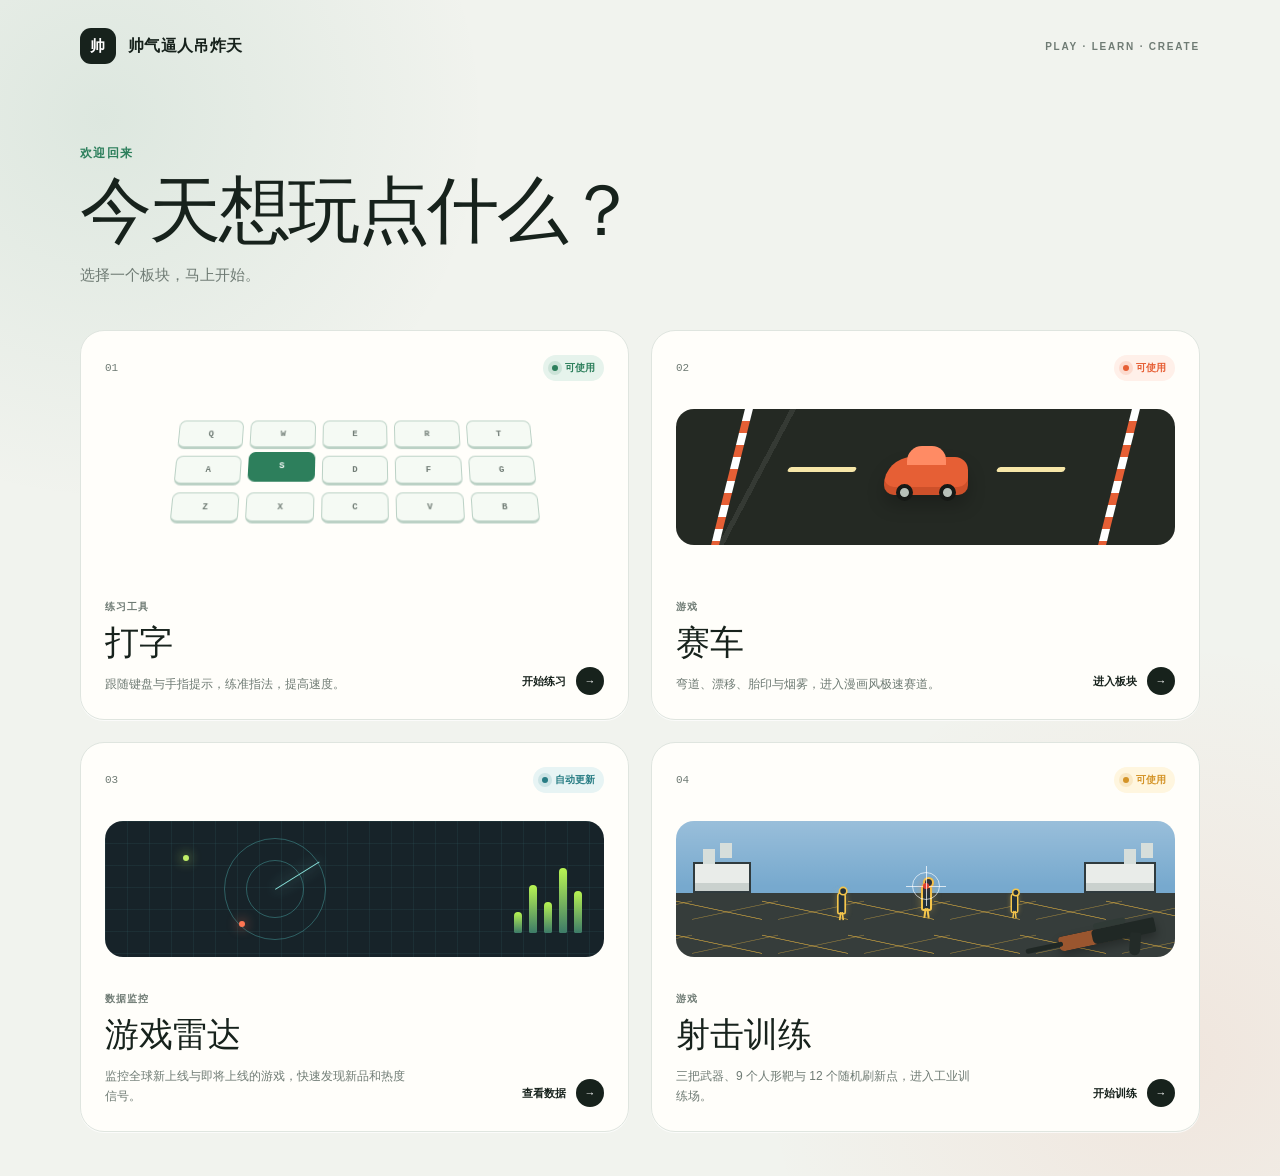
<file: index.html>
<!doctype html>
<html lang="zh-CN">
  <head>
    <meta charset="UTF-8" />
    <meta name="viewport" content="width=device-width, initial-scale=1.0" />
    <meta name="description" content="帅气逼人吊炸天——打字、赛车等轻量在线工具与游戏" />
    <title>帅气逼人吊炸天</title>
    <link rel="stylesheet" href="site.css?v=4" />
  </head>
  <body class="home-page">
    <main class="home-shell">
      <header class="home-header">
        <a class="site-brand" href="./" aria-label="帅气逼人吊炸天首页">
          <span class="brand-mark">帅</span>
          <span>帅气逼人吊炸天</span>
        </a>
        <span class="header-note">PLAY · LEARN · CREATE</span>
      </header>

      <section class="hero" aria-labelledby="heroTitle">
        <p class="eyebrow">欢迎回来</p>
        <h1 id="heroTitle">今天想玩点什么？</h1>
        <p>选择一个板块，马上开始。</p>
      </section>

      <section class="module-grid" aria-label="网站板块">
        <a class="module-card typing-module" href="typing.html">
          <div class="module-topline">
            <span class="module-number">01</span>
            <span class="module-status live"><i></i> 可使用</span>
          </div>
          <div class="typing-visual" aria-hidden="true">
            <span>Q</span><span>W</span><span>E</span><span>R</span><span>T</span>
            <span>A</span><span class="active">S</span><span>D</span><span>F</span><span>G</span>
            <span>Z</span><span>X</span><span>C</span><span>V</span><span>B</span>
          </div>
          <div class="module-copy">
            <div>
              <span class="module-label">练习工具</span>
              <h2>打字</h2>
              <p>跟随键盘与手指提示，练准指法，提高速度。</p>
            </div>
            <span class="enter-button">开始练习 <b>→</b></span>
          </div>
        </a>

        <a class="module-card racing-module" href="racing.html">
          <div class="module-topline">
            <span class="module-number">02</span>
            <span class="module-status live racing-live"><i></i> 可使用</span>
          </div>
          <div class="racing-visual" aria-hidden="true">
            <span class="road-line line-one"></span>
            <span class="road-line line-two"></span>
            <span class="car"><i></i><b></b></span>
          </div>
          <div class="module-copy">
            <div>
              <span class="module-label">游戏</span>
              <h2>赛车</h2>
              <p>弯道、漂移、胎印与烟雾，进入漫画风极速赛道。</p>
            </div>
            <span class="enter-button">进入板块 <b>→</b></span>
          </div>
        </a>

        <a class="module-card radar-module" href="game-radar.html">
          <div class="module-topline">
            <span class="module-number">03</span>
            <span class="module-status live radar-live"><i></i> 自动更新</span>
          </div>
          <div class="radar-visual" aria-hidden="true">
            <span class="radar-ring ring-one"></span>
            <span class="radar-ring ring-two"></span>
            <i class="radar-beam"></i>
            <b class="radar-dot dot-one"></b>
            <b class="radar-dot dot-two"></b>
            <div class="radar-bars"><span></span><span></span><span></span><span></span><span></span></div>
          </div>
          <div class="module-copy">
            <div>
              <span class="module-label">数据监控</span>
              <h2>游戏雷达</h2>
              <p>监控全球新上线与即将上线的游戏，快速发现新品和热度信号。</p>
            </div>
            <span class="enter-button">查看数据 <b>→</b></span>
          </div>
        </a>

        <a class="module-card aim-module" href="games/ball-aim-trainer/web/">
          <div class="module-topline">
            <span class="module-number">04</span>
            <span class="module-status live aim-live"><i></i> 可使用</span>
          </div>
          <div class="aim-visual" aria-hidden="true">
            <span class="aim-building building-left"></span>
            <span class="aim-building building-right"></span>
            <span class="aim-target target-left"><i></i></span>
            <span class="aim-target target-center"><i></i></span>
            <span class="aim-target target-right"><i></i></span>
            <span class="aim-crosshair"><i></i></span>
            <span class="aim-rifle"><i></i><b></b></span>
          </div>
          <div class="module-copy">
            <div>
              <span class="module-label">游戏</span>
              <h2>射击训练</h2>
              <p>三把武器、9 个人形靶与 12 个随机刷新点，进入工业训练场。</p>
            </div>
            <span class="enter-button">开始训练 <b>→</b></span>
          </div>
        </a>
      </section>
    </main>
  </body>
</html>
</file>
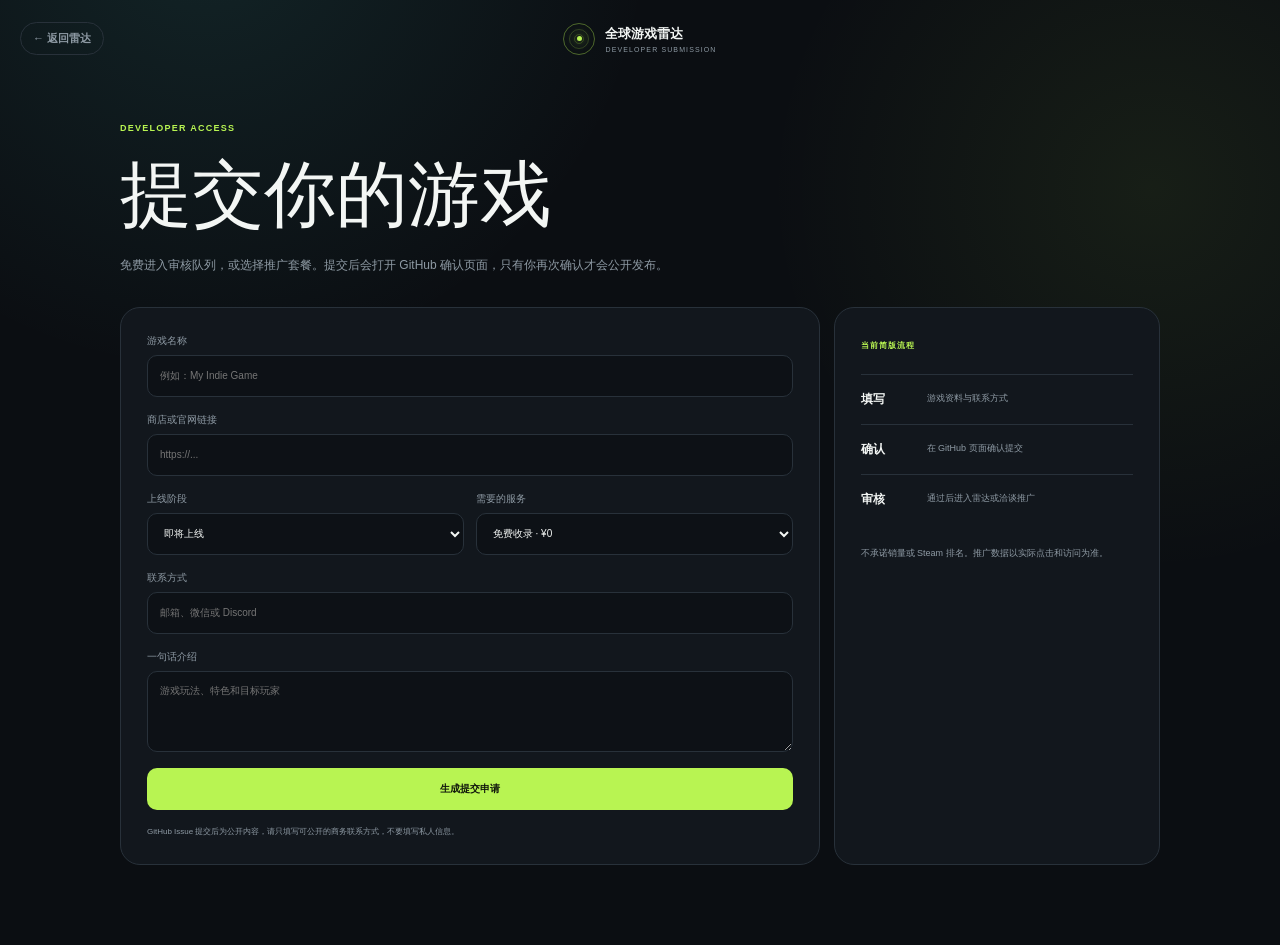
<file: developer-submit.html>
<!doctype html>
<html lang="zh-CN">
  <head>
    <meta charset="UTF-8" />
    <meta name="viewport" content="width=device-width, initial-scale=1.0" />
    <meta name="description" content="向全球游戏雷达提交游戏或申请推广" />
    <title>提交游戏 · 全球游戏雷达</title>
    <link rel="stylesheet" href="game-radar.css?v=2" />
  </head>
  <body>
    <header class="radar-header submit-header">
      <a class="back-link" href="game-radar.html">← 返回雷达</a>
      <a class="radar-brand" href="game-radar.html">
        <span class="brand-signal" aria-hidden="true"><i></i></span>
        <span><strong>全球游戏雷达</strong><small>DEVELOPER SUBMISSION</small></span>
      </a>
      <span></span>
    </header>

    <main class="submission-shell" id="submissionApp" data-submit-state="idle">
      <section class="submission-intro">
        <span class="edition-label">DEVELOPER ACCESS</span>
        <h1>提交你的游戏</h1>
        <p>免费进入审核队列，或选择推广套餐。提交后会打开 GitHub 确认页面，只有你再次确认才会公开发布。</p>
      </section>

      <section class="submission-layout">
        <form class="submission-form" id="submissionForm">
          <label>游戏名称<input id="submitName" name="name" required maxlength="120" placeholder="例如：My Indie Game" /></label>
          <label>商店或官网链接<input id="submitUrl" name="url" type="url" required placeholder="https://..." /></label>
          <div class="form-row">
            <label>上线阶段
              <select id="submitStage" name="stage">
                <option>即将上线</option>
                <option>已经上线</option>
                <option>Demo 测试</option>
              </select>
            </label>
            <label>需要的服务
              <select id="submitPackage" name="package">
                <option>免费收录 · ¥0</option>
                <option>推荐 7 天 · ¥299</option>
                <option>首发推广 · ¥699 起</option>
              </select>
            </label>
          </div>
          <label>联系方式<input id="submitContact" name="contact" required maxlength="160" placeholder="邮箱、微信或 Discord" /></label>
          <label>一句话介绍<textarea id="submitIntro" name="intro" required maxlength="500" rows="5" placeholder="游戏玩法、特色和目标玩家"></textarea></label>
          <button class="submission-button" type="submit">生成提交申请</button>
          <p class="form-note">GitHub Issue 提交后为公开内容，请只填写可公开的商务联系方式，不要填写私人信息。</p>
          <div class="submission-ready" id="submissionReady" hidden>
            <strong>申请内容已生成</strong>
            <span>请前往 GitHub 再检查一次并确认提交。</span>
            <a id="issueLink" target="_blank" rel="noopener noreferrer">继续到 GitHub →</a>
          </div>
        </form>

        <aside class="submission-aside">
          <span>当前简版流程</span>
          <ol>
            <li><b>填写</b><small>游戏资料与联系方式</small></li>
            <li><b>确认</b><small>在 GitHub 页面确认提交</small></li>
            <li><b>审核</b><small>通过后进入雷达或洽谈推广</small></li>
          </ol>
          <p>不承诺销量或 Steam 排名。推广数据以实际点击和访问为准。</p>
        </aside>
      </section>
    </main>

    <script src="developer-submit.js?v=1"></script>
  </body>
</html>
</file>
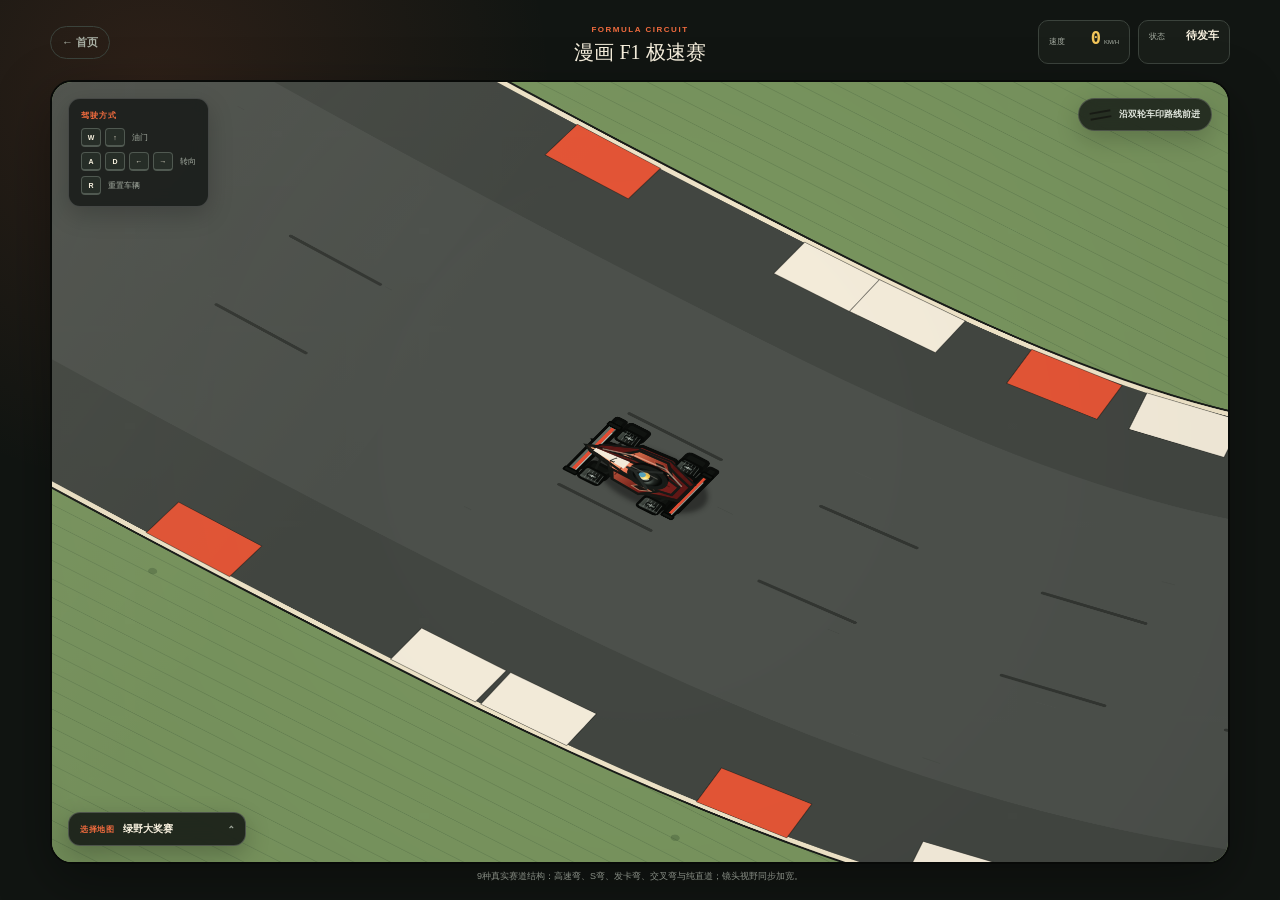
<file: racing.html>
<!doctype html>
<html lang="zh-CN">
  <head>
    <meta charset="UTF-8" />
    <meta name="viewport" content="width=device-width, initial-scale=1.0" />
    <meta name="description" content="帅气逼人吊炸天 · 漫画风 F1 赛车" />
    <title>F1 赛车 · 帅气逼人吊炸天</title>
    <link rel="stylesheet" href="racing.css?v=12" />
  </head>
  <body>
    <main class="game-shell">
      <header class="game-header">
        <a class="game-back" href="./">← 首页</a>
        <div class="game-title">
          <span>FORMULA CIRCUIT</span>
          <h1>漫画 F1 极速赛</h1>
        </div>
        <div class="game-stats" aria-live="polite">
          <div><span>速度</span><strong id="speedValue">0</strong><small>KM/H</small></div>
          <div><span>状态</span><strong id="driveState">待发车</strong></div>
        </div>
      </header>

      <section class="game-stage" id="gameStage" aria-label="F1 赛车游戏区域">
        <canvas id="raceCanvas" width="1000" height="650" aria-label="带弯道和空气墙的 F1 赛道"></canvas>

        <div class="control-card" id="controlCard">
          <span class="control-title">驾驶方式</span>
          <div><kbd>W</kbd><kbd>↑</kbd><span>油门</span></div>
          <div><kbd>A</kbd><kbd>D</kbd><kbd>←</kbd><kbd>→</kbd><span>转向</span></div>
          <div><kbd>R</kbd><span>重置车辆</span></div>
        </div>

        <div class="route-hint"><i></i> 沿双轮车印路线前进</div>

        <div class="map-selector" id="mapSelector">
          <button class="map-toggle" id="mapToggle" type="button" aria-expanded="false" aria-controls="mapMenu">
            <span>选择地图</span>
            <strong id="currentMapName">绿野大奖赛</strong>
            <b aria-hidden="true">⌃</b>
          </button>
          <div class="map-menu" id="mapMenu" role="group" aria-label="选择地图" hidden>
            <span class="map-menu-title">点击地图立即开赛</span>
            <button class="map-option selected" type="button" data-map="meadow" aria-pressed="true">
              <i class="map-swatch" aria-hidden="true"></i>
              <span><strong>绿野大奖赛</strong><small>8弯 · 连续高速大弯</small></span>
            </button>
            <button class="map-option" type="button" data-map="coast" aria-pressed="false">
              <i class="map-swatch" aria-hidden="true"></i>
              <span><strong>海岸公路</strong><small>6弯 · 双长直道</small></span>
            </button>
            <button class="map-option" type="button" data-map="neon" aria-pressed="false">
              <i class="map-swatch" aria-hidden="true"></i>
              <span><strong>霓虹都市</strong><small>18弯 · 连续S弯</small></span>
            </button>
            <button class="map-option" type="button" data-map="canyon" aria-pressed="false">
              <i class="map-swatch" aria-hidden="true"></i>
              <span><strong>沙漠峡谷</strong><small>17弯 · 发卡回头弯</small></span>
            </button>
            <button class="map-option" type="button" data-map="alpine" aria-pressed="false">
              <i class="map-swatch" aria-hidden="true"></i>
              <span><strong>雪山发卡</strong><small>14弯 · 上山发卡</small></span>
            </button>
            <button class="map-option" type="button" data-map="harbor" aria-pressed="false">
              <i class="map-swatch" aria-hidden="true"></i>
              <span><strong>港湾街区</strong><small>12弯 · 直角减速弯</small></span>
            </button>
            <button class="map-option" type="button" data-map="oval" aria-pressed="false">
              <i class="map-swatch" aria-hidden="true"></i>
              <span><strong>极速椭圆</strong><small>4弯 · 双高速直道</small></span>
            </button>
            <button class="map-option" type="button" data-map="crossing" aria-pressed="false">
              <i class="map-swatch" aria-hidden="true"></i>
              <span><strong>交叉八字</strong><small>10弯 · 交叉复合弯</small></span>
            </button>
            <button class="map-option" type="button" data-map="straight" aria-pressed="false">
              <i class="map-swatch" aria-hidden="true"></i>
              <span><strong>直道</strong><small>0弯 · 纯直线加速</small></span>
            </button>
          </div>
        </div>

        <div class="touch-controls" aria-label="触控驾驶按钮">
          <button type="button" data-control="left" aria-label="左转">←</button>
          <button type="button" data-control="up" aria-label="油门">↑</button>
          <button type="button" data-control="right" aria-label="右转">→</button>
        </div>
      </section>

      <p class="game-note">9种真实赛道结构：高速弯、S弯、发卡弯、交叉弯与纯直道；镜头视野同步加宽。</p>
    </main>
    <script src="racing.js?v=16"></script>
  </body>
</html>
</file>
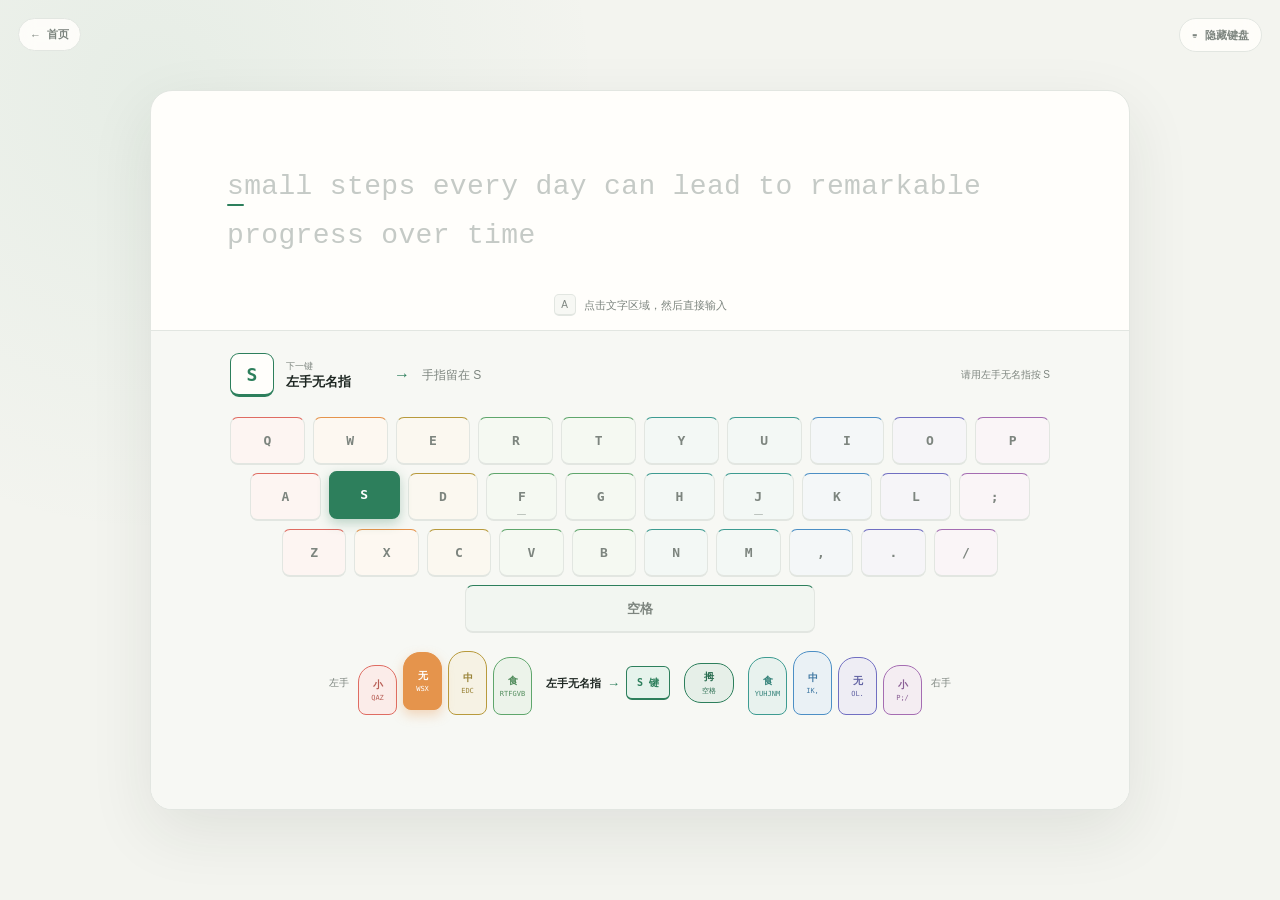
<file: typing.html>
<!doctype html>
<html lang="zh-CN">
  <head>
    <meta charset="UTF-8" />
    <meta name="viewport" content="width=device-width, initial-scale=1.0" />
    <meta name="description" content="帅气逼人吊炸天 · 打字与指法练习" />
    <title>打字 · 帅气逼人吊炸天</title>
    <link rel="stylesheet" href="styles.css?v=7" />
  </head>
  <body>
    <a class="home-link" href="./" aria-label="返回首页">← <span>首页</span></a>
    <button class="keyboard-toggle" id="keyboardToggle" type="button" aria-controls="keyboardPanel" aria-expanded="true">
      <span aria-hidden="true">⌨</span>
      <b id="keyboardToggleText">隐藏键盘</b>
    </button>
    <main class="focus-shell">
      <section class="practice-card" id="practiceCard" aria-label="打字练习区域">
        <div class="hidden-metrics" hidden>
          <span id="wpm">0</span>
          <span id="accuracy">100%</span>
          <span id="time">0:00</span>
        </div>

        <div class="typing-panel">
          <div class="typing-area" id="typingArea" tabindex="0" role="textbox" aria-label="开始输入">
            <p class="prompt" id="prompt"></p>
            <div class="start-hint" id="startHint">
              <span class="key-icon">A</span>
              <span>点击文字区域，然后直接输入</span>
            </div>
          </div>
        </div>

        <div class="keyboard-panel" id="keyboardPanel">
          <div class="finger-guide" aria-live="polite">
            <span class="next-key" id="nextKey">S</span>
            <div class="guide-copy">
              <span>下一键</span>
              <strong id="fingerName">左手无名指</strong>
            </div>
            <span class="guide-arrow" aria-hidden="true">→</span>
            <b class="guide-home" id="returnHint">手指留在 S</b>
            <span class="keyboard-status" id="keyboardStatus">请用左手无名指按 S</span>
            <span class="result" id="result" hidden>
              <span id="resultText"></span>
            </span>
          </div>

          <div class="virtual-keyboard" id="virtualKeyboard" aria-label="虚拟键盘"></div>

          <div class="compact-hands" aria-label="手指键位提示">
            <div class="hand-strip left-strip">
              <span class="hand-name">左手</span>
              <span class="finger-marker pinky finger-group-left-pinky" data-hand="左手" data-finger="小指"><b>小</b><small>QAZ</small></span>
              <span class="finger-marker ring finger-group-left-ring" data-hand="左手" data-finger="无名指"><b>无</b><small>WSX</small></span>
              <span class="finger-marker middle finger-group-left-middle" data-hand="左手" data-finger="中指"><b>中</b><small>EDC</small></span>
              <span class="finger-marker index finger-group-left-index" data-hand="左手" data-finger="食指"><b>食</b><small>RTFGVB</small></span>
            </div>

            <div class="mapping-center" aria-live="polite">
              <strong id="mappingHint">左手无名指</strong>
              <i aria-hidden="true">→</i>
              <b id="mappingKey">S 键</b>
            </div>

            <span class="finger-marker thumb finger-group-thumb" data-hand="双手" data-finger="拇指"><b>拇</b><small>空格</small></span>

            <div class="hand-strip right-strip">
              <span class="finger-marker index finger-group-right-index" data-hand="右手" data-finger="食指"><b>食</b><small>YUHJNM</small></span>
              <span class="finger-marker middle finger-group-right-middle" data-hand="右手" data-finger="中指"><b>中</b><small>IK,</small></span>
              <span class="finger-marker ring finger-group-right-ring" data-hand="右手" data-finger="无名指"><b>无</b><small>OL.</small></span>
              <span class="finger-marker pinky finger-group-right-pinky" data-hand="右手" data-finger="小指"><b>小</b><small>P;/</small></span>
              <span class="hand-name">右手</span>
            </div>
          </div>
        </div>
      </section>
    </main>

    <textarea id="typingInput" class="typing-input" aria-hidden="true" autocomplete="off" autocapitalize="off" autocorrect="off" spellcheck="false"></textarea>
    <script src="passages.js?v=3"></script>
    <script src="app.js?v=6"></script>
  </body>
</html>
</file>
<file: site.css>
:root {
  color-scheme: light;
  --ink: #17221c;
  --muted: #6f7b74;
  --paper: #f1f3ee;
  --card: #fffefa;
  --line: #dfe5df;
  --green: #2d7f5c;
  --green-soft: #e6f3ec;
  --orange: #e65f35;
  --orange-soft: #fff0e9;
  --yellow: #d49428;
  --yellow-soft: #fff6df;
  --shadow: 0 24px 70px rgba(23, 34, 28, 0.1);
}

* {
  box-sizing: border-box;
}

html,
body {
  min-width: 320px;
  min-height: 100%;
  margin: 0;
}

body {
  background:
    radial-gradient(circle at 8% 10%, rgba(45, 127, 92, 0.1), transparent 24rem),
    radial-gradient(circle at 92% 90%, rgba(230, 95, 53, 0.09), transparent 26rem),
    var(--paper);
  color: var(--ink);
  font-family: Inter, ui-sans-serif, -apple-system, BlinkMacSystemFont, "Segoe UI", sans-serif;
}

a {
  color: inherit;
  text-decoration: none;
}

.home-shell {
  width: min(100% - 40px, 1120px);
  margin: 0 auto;
  padding: 28px 0 44px;
}

.home-header {
  display: flex;
  align-items: center;
  justify-content: space-between;
}

.site-brand {
  display: inline-flex;
  gap: 12px;
  align-items: center;
  font-size: 16px;
  font-weight: 800;
  letter-spacing: 0.02em;
}

.brand-mark {
  display: grid;
  width: 36px;
  height: 36px;
  place-items: center;
  border-radius: 11px;
  background: var(--ink);
  color: #fff;
  font-size: 15px;
}

.header-note {
  color: var(--muted);
  font-size: 10px;
  font-weight: 700;
  letter-spacing: 0.18em;
}

.hero {
  padding: clamp(58px, 9vh, 92px) 0 clamp(32px, 5vh, 52px);
}

.eyebrow {
  margin: 0 0 12px;
  color: var(--green);
  font-size: 12px;
  font-weight: 800;
  letter-spacing: 0.12em;
}

.hero h1 {
  margin: 0;
  font-family: Georgia, "Noto Serif SC", serif;
  font-size: clamp(40px, 6vw, 72px);
  font-weight: 500;
  letter-spacing: -0.035em;
  line-height: 1.05;
}

.hero > p:last-child {
  margin: 16px 0 0;
  color: var(--muted);
  font-size: 15px;
}

.module-grid {
  display: grid;
  grid-template-columns: repeat(2, minmax(0, 1fr));
  gap: 22px;
}

.module-card {
  position: relative;
  display: flex;
  min-height: 390px;
  overflow: hidden;
  flex-direction: column;
  padding: 24px;
  border: 1px solid var(--line);
  border-radius: 24px;
  background: var(--card);
  box-shadow: 0 1px 0 rgba(255, 255, 255, 0.7);
  transition: border-color 180ms ease, box-shadow 180ms ease, transform 180ms ease;
}

.module-card:hover {
  box-shadow: var(--shadow);
  transform: translateY(-5px);
}

.typing-module:hover {
  border-color: color-mix(in srgb, var(--green) 45%, var(--line));
}

.racing-module:hover {
  border-color: color-mix(in srgb, var(--orange) 45%, var(--line));
}

.radar-module:hover {
  border-color: color-mix(in srgb, #3f9fa8 50%, var(--line));
}

.aim-module:hover {
  border-color: color-mix(in srgb, var(--yellow) 55%, var(--line));
}

.module-topline {
  position: relative;
  z-index: 2;
  display: flex;
  align-items: center;
  justify-content: space-between;
}

.module-number {
  color: var(--muted);
  font-family: "SFMono-Regular", Consolas, monospace;
  font-size: 11px;
}

.module-status {
  display: inline-flex;
  gap: 7px;
  align-items: center;
  padding: 6px 9px;
  border-radius: 999px;
  font-size: 10px;
  font-weight: 700;
}

.module-status.live {
  background: var(--green-soft);
  color: var(--green);
}

.module-status.racing-live {
  background: var(--orange-soft);
  color: var(--orange);
}

.module-status.radar-live {
  background: #e7f4f4;
  color: #287d84;
}

.module-status.aim-live {
  background: var(--yellow-soft);
  color: var(--yellow);
}

.module-status.live i,
.coming-badge i {
  width: 6px;
  height: 6px;
  border-radius: 50%;
  background: currentColor;
  box-shadow: 0 0 0 4px color-mix(in srgb, currentColor 14%, transparent);
}

.module-status.soon {
  background: var(--orange-soft);
  color: var(--orange);
}

.typing-visual {
  display: grid;
  grid-template-columns: repeat(5, 1fr);
  gap: 7px;
  width: min(84%, 360px);
  margin: 36px auto 32px;
  transform: perspective(500px) rotateX(16deg);
}

.typing-visual span {
  display: grid;
  height: 31px;
  place-items: center;
  border: 1px solid color-mix(in srgb, var(--green) 20%, var(--line));
  border-bottom-width: 3px;
  border-radius: 7px;
  background: color-mix(in srgb, var(--green-soft) 40%, var(--card));
  color: var(--muted);
  font-family: "SFMono-Regular", Consolas, monospace;
  font-size: 9px;
  font-weight: 700;
}

.typing-visual span.active {
  border-color: var(--green);
  background: var(--green);
  color: #fff;
  transform: translateY(-4px);
}

.racing-visual {
  position: relative;
  height: 136px;
  overflow: hidden;
  margin: 28px 0 30px;
  border-radius: 18px;
  background:
    linear-gradient(118deg, transparent 0 20%, rgba(255, 255, 255, 0.08) 20% 21%, transparent 21% 100%),
    #242923;
}

.racing-visual::before,
.racing-visual::after {
  position: absolute;
  top: 0;
  bottom: 0;
  width: 8px;
  background: repeating-linear-gradient(#fff 0 12px, var(--orange) 12px 24px);
  content: "";
  transform: skewX(-14deg);
}

.racing-visual::before { left: 52px; }
.racing-visual::after { right: 52px; }

.road-line {
  position: absolute;
  top: 58px;
  width: 68px;
  height: 5px;
  border-radius: 5px;
  background: #f6e6a8;
  transform: skewX(-24deg);
}

.line-one { left: 112px; }
.line-two { right: 110px; }

.car,
.race-car {
  position: absolute;
  display: block;
  width: 84px;
  height: 38px;
  border-radius: 28px 13px 10px 10px;
  background: var(--orange);
  box-shadow: inset 0 -8px 0 rgba(116, 29, 7, 0.22), 0 10px 18px rgba(0, 0, 0, 0.22);
}

.car {
  top: 48px;
  left: calc(50% - 42px);
}

.car::before,
.race-car::before {
  position: absolute;
  top: -11px;
  left: 23px;
  width: 39px;
  height: 19px;
  border-radius: 15px 14px 0 0;
  background: #ff8b64;
  content: "";
}

.car i,
.car b,
.race-car i,
.race-car b {
  position: absolute;
  bottom: -6px;
  width: 17px;
  height: 17px;
  border: 4px solid #161916;
  border-radius: 50%;
  background: #b7c0b9;
}

.car i,
.race-car i { left: 12px; }
.car b,
.race-car b { right: 12px; }

.radar-visual {
  position: relative;
  height: 136px;
  overflow: hidden;
  margin: 28px 0 30px;
  border-radius: 18px;
  background:
    linear-gradient(rgba(80, 165, 172, 0.09) 1px, transparent 1px),
    linear-gradient(90deg, rgba(80, 165, 172, 0.09) 1px, transparent 1px),
    #172329;
  background-size: 22px 22px;
}

.radar-ring {
  position: absolute;
  top: 50%;
  left: 34%;
  border: 1px solid rgba(91, 214, 210, 0.34);
  border-radius: 50%;
  transform: translate(-50%, -50%);
}
.ring-one { width: 102px; height: 102px; }
.ring-two { width: 58px; height: 58px; }
.radar-beam { position: absolute; top: 50%; left: 34%; width: 52px; height: 1px; background: #87dfd9; box-shadow: 0 0 14px #87dfd9; transform-origin: 0 0; transform: rotate(-32deg); }
.radar-dot { position: absolute; width: 6px; height: 6px; border-radius: 50%; background: #c1ef69; box-shadow: 0 0 12px #c1ef69; }
.dot-one { top: 34px; left: 78px; }
.dot-two { bottom: 30px; left: 134px; background: #ff7653; box-shadow: 0 0 12px #ff7653; }
.radar-bars { position: absolute; right: 22px; bottom: 24px; display: flex; gap: 7px; align-items: end; height: 72px; }
.radar-bars span { width: 8px; border-radius: 5px 5px 2px 2px; background: linear-gradient(#b8f452, #3d7b68); }
.radar-bars span:nth-child(1) { height: 28%; }
.radar-bars span:nth-child(2) { height: 66%; }
.radar-bars span:nth-child(3) { height: 42%; }
.radar-bars span:nth-child(4) { height: 90%; }
.radar-bars span:nth-child(5) { height: 58%; }

.aim-visual {
  position: relative;
  height: 136px;
  overflow: hidden;
  margin: 28px 0 30px;
  border-radius: 18px;
  background:
    linear-gradient(180deg, rgba(255, 255, 255, 0.25), transparent 48%),
    linear-gradient(180deg, #77a9ce 0 53%, #363d3b 53% 100%);
}

.aim-visual::before {
  position: absolute;
  right: 0;
  bottom: 0;
  left: 0;
  height: 47%;
  background:
    linear-gradient(12deg, transparent 48%, rgba(236, 184, 65, 0.55) 49% 50%, transparent 51%) 0 0 / 86px 34px,
    linear-gradient(-12deg, transparent 48%, rgba(236, 184, 65, 0.3) 49% 50%, transparent 51%) 16px 0 / 86px 34px;
  content: "";
}

.aim-building {
  position: absolute;
  bottom: 47%;
  width: 58px;
  height: 31px;
  border: 2px solid #303b3e;
  background: #e9ece9;
  box-shadow: inset 0 -8px 0 #cad1ce;
}

.aim-building::before {
  position: absolute;
  top: -15px;
  width: 12px;
  height: 15px;
  background: #d6dedb;
  box-shadow: 17px -6px 0 #d6dedb;
  content: "";
}

.building-left { left: 17px; }
.building-right { right: 19px; width: 72px; }
.building-left::before { left: 8px; }
.building-right::before { right: 18px; }

.aim-target {
  position: absolute;
  z-index: 2;
  bottom: 40px;
  width: 11px;
  height: 28px;
  border: 2px solid #f5c64c;
  border-radius: 6px 6px 3px 3px;
  background: #233038;
  box-shadow: 0 0 8px rgba(245, 198, 76, 0.34);
}

.aim-target::before {
  position: absolute;
  top: -8px;
  left: 0;
  width: 7px;
  height: 7px;
  border: 2px solid #f5c64c;
  border-radius: 50%;
  background: #233038;
  content: "";
}

.aim-target i::before,
.aim-target i::after {
  position: absolute;
  bottom: -9px;
  width: 2px;
  height: 10px;
  background: #f5c64c;
  content: "";
}

.aim-target i::before { left: 1px; transform: rotate(8deg); }
.aim-target i::after { right: 1px; transform: rotate(-8deg); }
.target-left { left: 32%; transform: scale(0.82); }
.target-center { left: 49%; bottom: 46px; }
.target-right { right: 31%; transform: scale(0.72); }

.aim-crosshair {
  position: absolute;
  z-index: 4;
  top: 48%;
  left: 50%;
  width: 28px;
  height: 28px;
  border: 1px solid rgba(255, 255, 255, 0.66);
  border-radius: 50%;
  transform: translate(-50%, -50%);
}

.aim-crosshair::before,
.aim-crosshair::after {
  position: absolute;
  background: rgba(255, 255, 255, 0.72);
  content: "";
}

.aim-crosshair::before { top: 13px; left: -7px; width: 40px; height: 1px; }
.aim-crosshair::after { top: -7px; left: 13px; width: 1px; height: 40px; }
.aim-crosshair i { position: absolute; top: 10px; left: 10px; width: 6px; height: 6px; border-radius: 50%; background: #e33f32; box-shadow: 0 0 8px rgba(227, 63, 50, 0.65); }

.aim-rifle {
  position: absolute;
  z-index: 5;
  right: 19px;
  bottom: 15px;
  width: 98px;
  height: 15px;
  border-radius: 4px 2px 2px 5px;
  background: #202825;
  box-shadow: inset 34px 0 0 #9a562f, 0 5px 10px rgba(0, 0, 0, 0.28);
  transform: rotate(-12deg);
}

.aim-rifle::before {
  position: absolute;
  top: 5px;
  left: -34px;
  width: 38px;
  height: 5px;
  border-radius: 3px;
  background: #202825;
  content: "";
}

.aim-rifle i {
  position: absolute;
  right: 18px;
  bottom: -19px;
  width: 11px;
  height: 23px;
  border-radius: 2px 2px 6px 6px;
  background: #232b28;
  transform: rotate(16deg);
}

.aim-rifle b {
  position: absolute;
  top: -6px;
  left: 37px;
  width: 33px;
  height: 6px;
  border-radius: 3px;
  background: #303a36;
}

.module-copy {
  display: flex;
  gap: 22px;
  align-items: end;
  justify-content: space-between;
  margin-top: auto;
}

.module-label {
  color: var(--muted);
  font-size: 10px;
  font-weight: 700;
  letter-spacing: 0.1em;
}

.module-copy h2 {
  margin: 6px 0 8px;
  font-family: Georgia, "Noto Serif SC", serif;
  font-size: 34px;
  font-weight: 500;
}

.module-copy p {
  max-width: 300px;
  margin: 0;
  color: var(--muted);
  font-size: 12px;
  line-height: 1.7;
}

.enter-button {
  flex: 0 0 auto;
  font-size: 11px;
  font-weight: 750;
  white-space: nowrap;
}

.enter-button b {
  display: inline-grid;
  width: 28px;
  height: 28px;
  margin-left: 7px;
  place-items: center;
  border-radius: 50%;
  background: var(--ink);
  color: #fff;
  transition: transform 180ms ease;
}

.module-card:hover .enter-button b {
  transform: translateX(4px);
}

.racing-shell {
  width: min(100% - 40px, 1120px);
  margin: 0 auto;
  padding: 28px 0;
}

.back-link {
  display: inline-flex;
  padding: 9px 13px;
  border: 1px solid var(--line);
  border-radius: 999px;
  background: rgba(255, 254, 250, 0.7);
  color: var(--muted);
  font-size: 11px;
  font-weight: 700;
}

.racing-stage {
  display: grid;
  min-height: calc(100dvh - 112px);
  overflow: hidden;
  grid-template-columns: 0.8fr 1.2fr;
  margin-top: 24px;
  border: 1px solid var(--line);
  border-radius: 28px;
  background: var(--card);
  box-shadow: var(--shadow);
}

.stage-copy {
  display: flex;
  flex-direction: column;
  justify-content: center;
  padding: clamp(38px, 7vw, 84px);
}

.stage-kicker {
  color: var(--orange);
  font-size: 10px;
  font-weight: 800;
  letter-spacing: 0.14em;
}

.stage-copy h1 {
  margin: 14px 0;
  font-family: Georgia, "Noto Serif SC", serif;
  font-size: clamp(52px, 8vw, 88px);
  font-weight: 500;
}

.stage-copy p {
  max-width: 360px;
  margin: 0;
  color: var(--muted);
  font-size: 14px;
  line-height: 1.8;
}

.coming-badge {
  display: inline-flex;
  width: fit-content;
  gap: 9px;
  align-items: center;
  margin-top: 28px;
  padding: 9px 12px;
  border-radius: 999px;
  background: var(--orange-soft);
  color: var(--orange);
  font-size: 11px;
  font-weight: 750;
}

.track-scene {
  position: relative;
  overflow: hidden;
  background:
    radial-gradient(circle at 50% 26%, rgba(255, 255, 255, 0.09), transparent 14rem),
    #20251f;
}

.track-scene::before {
  position: absolute;
  top: -15%;
  bottom: -15%;
  left: 50%;
  width: 58%;
  background: #303530;
  content: "";
  transform: translateX(-50%) perspective(300px) rotateX(3deg);
}

.track-edge {
  position: absolute;
  z-index: 1;
  top: -10%;
  bottom: -10%;
  width: 11px;
  background: repeating-linear-gradient(var(--orange) 0 22px, #fff 22px 44px);
}

.edge-left { left: 20%; }
.edge-right { right: 20%; }

.track-dash {
  position: absolute;
  z-index: 1;
  left: calc(50% - 4px);
  width: 8px;
  height: 82px;
  border-radius: 5px;
  background: #f7e5a4;
}

.dash-one { top: 2%; }
.dash-two { top: 38%; }
.dash-three { top: 74%; }

.race-car {
  z-index: 3;
  right: 28%;
  bottom: 18%;
  width: 108px;
  height: 48px;
  transform: rotate(-4deg);
}

@media (max-width: 760px) {
  .home-shell,
  .racing-shell {
    width: min(100% - 24px, 1120px);
  }

  .header-note {
    display: none;
  }

  .hero {
    padding-top: 52px;
  }

  .module-grid,
  .racing-stage {
    grid-template-columns: 1fr;
  }

  .module-card {
    min-height: 360px;
  }

  .module-copy {
    align-items: start;
    flex-direction: column;
  }

  .racing-stage {
    min-height: calc(100dvh - 100px);
  }

  .stage-copy {
    min-height: 330px;
  }

  .track-scene {
    min-height: 420px;
  }
}

@media (min-width: 761px) and (max-width: 1000px) {
  .module-grid {
    grid-template-columns: 1fr 1fr;
  }
}

@media (prefers-reduced-motion: reduce) {
  *,
  *::before,
  *::after {
    transition-duration: 0.01ms !important;
  }
}
</file>
<file: game-radar.css>
:root {
  color-scheme: dark;
  --background: #0b0e12;
  --surface: #12171d;
  --surface-2: #171e25;
  --line: #28313a;
  --text: #f3f6f4;
  --muted: #8e9aa4;
  --lime: #b8f452;
  --cyan: #4fd8d1;
  --orange: #ff7653;
  --shadow: 0 22px 60px rgba(0, 0, 0, 0.28);
}

* { box-sizing: border-box; }

html,
body {
  min-width: 320px;
  min-height: 100%;
  margin: 0;
}

body {
  background:
    radial-gradient(circle at 16% -8%, rgba(79, 216, 209, 0.11), transparent 28rem),
    radial-gradient(circle at 90% 20%, rgba(184, 244, 82, 0.07), transparent 24rem),
    var(--background);
  color: var(--text);
  font-family: Inter, ui-sans-serif, -apple-system, BlinkMacSystemFont, "Segoe UI", sans-serif;
}

a { color: inherit; text-decoration: none; }
button,
input,
select,
textarea { font: inherit; }

.sr-only {
  position: absolute;
  width: 1px;
  height: 1px;
  overflow: hidden;
  clip: rect(0, 0, 0, 0);
  white-space: nowrap;
}

.radar-header {
  display: grid;
  width: min(100% - 40px, 1240px);
  grid-template-columns: 1fr auto 1fr;
  align-items: center;
  margin: 0 auto;
  padding: 22px 0;
}

.back-link {
  width: fit-content;
  padding: 8px 12px;
  border: 1px solid var(--line);
  border-radius: 999px;
  color: var(--muted);
  font-size: 11px;
  font-weight: 700;
}

.radar-brand {
  display: flex;
  gap: 10px;
  align-items: center;
  justify-self: center;
}

.radar-brand strong,
.radar-brand small { display: block; }
.radar-brand strong { font-size: 13px; }
.radar-brand small { margin-top: 3px; color: var(--muted); font-size: 7px; letter-spacing: 0.16em; }

.brand-signal {
  position: relative;
  display: grid;
  width: 32px;
  height: 32px;
  place-items: center;
  border: 1px solid rgba(184, 244, 82, 0.38);
  border-radius: 50%;
}

.brand-signal::before,
.brand-signal::after {
  position: absolute;
  border: 1px solid rgba(184, 244, 82, 0.2);
  border-radius: 50%;
  content: "";
}
.brand-signal::before { inset: 5px; }
.brand-signal::after { inset: 10px; }
.brand-signal i { width: 5px; height: 5px; border-radius: 50%; background: var(--lime); box-shadow: 0 0 12px var(--lime); }

.update-state {
  display: inline-flex;
  gap: 8px;
  align-items: center;
  justify-self: end;
  color: var(--muted);
  font-size: 10px;
}
.update-state i { width: 7px; height: 7px; border-radius: 50%; background: #e5bd52; }
.update-state.online i { background: var(--lime); box-shadow: 0 0 0 4px rgba(184, 244, 82, 0.1); }
.update-state.error i { background: var(--orange); }

.header-actions {
  display: flex;
  gap: 8px;
  align-items: center;
  justify-self: end;
}

.watch-filter,
.partner-link {
  min-height: 34px;
  padding: 0 12px;
  border: 1px solid var(--line);
  border-radius: 999px;
  background: rgba(18, 23, 29, 0.86);
  color: var(--muted);
  cursor: pointer;
  font-size: 10px;
  font-weight: 700;
}
.watch-filter b { margin-left: 4px; color: var(--lime); }
.watch-filter[aria-pressed="true"],
.partner-link:hover { border-color: rgba(184, 244, 82, 0.58); color: var(--text); }
.partner-link { display: inline-flex; align-items: center; }

.radar-shell {
  width: min(100% - 40px, 1240px);
  margin: 0 auto;
  padding-bottom: 64px;
}

.radar-hero {
  display: grid;
  overflow: hidden;
  grid-template-columns: 1fr 300px;
  align-items: center;
  min-height: 260px;
  padding: clamp(34px, 6vw, 72px);
  border: 1px solid var(--line);
  border-radius: 28px;
  background: linear-gradient(135deg, rgba(23, 30, 37, 0.96), rgba(13, 17, 21, 0.96));
  box-shadow: var(--shadow);
}

.edition-label,
.panel-heading span,
.list-heading span {
  color: var(--lime);
  font-size: 9px;
  font-weight: 800;
  letter-spacing: 0.14em;
}

.radar-hero h1 {
  max-width: 760px;
  margin: 14px 0 12px;
  font-family: Georgia, "Noto Serif SC", serif;
  font-size: clamp(38px, 5vw, 68px);
  font-weight: 500;
  letter-spacing: -0.035em;
  line-height: 1.05;
}

.radar-hero p { max-width: 620px; margin: 0; color: var(--muted); font-size: 13px; line-height: 1.8; }

.radar-sweep {
  position: relative;
  width: 220px;
  height: 220px;
  justify-self: end;
  border: 1px solid rgba(79, 216, 209, 0.24);
  border-radius: 50%;
  background: repeating-radial-gradient(circle, transparent 0 34px, rgba(79, 216, 209, 0.12) 35px 36px);
}
.radar-sweep::before,
.radar-sweep::after { position: absolute; background: rgba(79, 216, 209, 0.15); content: ""; }
.radar-sweep::before { top: 50%; right: 0; left: 0; height: 1px; }
.radar-sweep::after { top: 0; bottom: 0; left: 50%; width: 1px; }
.radar-sweep i { position: absolute; inset: 50% 50% 0 0; border-radius: 100% 0 0 0; background: linear-gradient(35deg, rgba(79, 216, 209, 0), rgba(79, 216, 209, 0.24)); transform-origin: 100% 0; animation: sweep 4s linear infinite; }
.radar-sweep b,
.radar-sweep span { position: absolute; width: 7px; height: 7px; border-radius: 50%; background: var(--lime); box-shadow: 0 0 12px var(--lime); }
.radar-sweep b { top: 54px; right: 48px; }
.radar-sweep span { bottom: 48px; left: 60px; background: var(--orange); box-shadow: 0 0 12px var(--orange); }
@keyframes sweep { to { transform: rotate(360deg); } }

.stats-grid {
  display: grid;
  grid-template-columns: repeat(4, 1fr);
  gap: 12px;
  margin-top: 14px;
}

.stat-card,
.pulse-panel,
.source-panel {
  border: 1px solid var(--line);
  border-radius: 18px;
  background: rgba(18, 23, 29, 0.92);
}

.stat-card { padding: 18px 20px; }
.stat-card > span,
.stat-card small { display: block; color: var(--muted); font-size: 9px; }
.stat-card strong { display: inline-block; margin: 10px 5px 5px 0; font-family: "SFMono-Regular", Consolas, monospace; font-size: 30px; }
.source-stat strong { color: var(--lime); }

.curated-section { margin-top: 42px; }
.curated-section .list-heading small { color: var(--muted); font-size: 9px; }
.curated-grid {
  display: grid;
  grid-template-columns: repeat(3, minmax(0, 1fr));
  gap: 12px;
  margin-top: 16px;
}
.curated-card {
  position: relative;
  display: grid;
  overflow: hidden;
  min-height: 175px;
  padding: 20px;
  border: 1px solid var(--line);
  border-radius: 18px;
  background: var(--surface);
  color: var(--text);
  cursor: pointer;
  text-align: left;
}
.curated-card::after {
  position: absolute;
  inset: 0;
  background: linear-gradient(90deg, rgba(11, 14, 18, 0.98) 0 48%, rgba(11, 14, 18, 0.42)), var(--cover) center / cover;
  content: "";
  z-index: 0;
}
.curated-card > * { position: relative; z-index: 1; }
.curated-card small { align-self: start; color: var(--lime); font-size: 8px; font-weight: 800; letter-spacing: 0.1em; }
.curated-card h3 { max-width: 70%; margin: 30px 0 8px; font-size: 18px; line-height: 1.2; }
.curated-card p { align-self: end; max-width: 72%; margin: 0; color: #c3ccd0; font-size: 9px; line-height: 1.5; }
.curated-card:hover { border-color: rgba(184, 244, 82, 0.58); }

.monitor-grid {
  display: grid;
  grid-template-columns: minmax(0, 1.7fr) minmax(280px, 0.7fr);
  gap: 14px;
  margin-top: 14px;
}

.pulse-panel,
.source-panel { padding: 22px; }
.panel-heading,
.list-heading { display: flex; align-items: end; justify-content: space-between; }
.panel-heading h2,
.list-heading h2 { margin: 6px 0 0; font-size: 16px; }
.panel-heading small { color: var(--muted); font-size: 9px; }

.pulse-chart {
  display: grid;
  height: 150px;
  grid-template-columns: repeat(7, 1fr);
  gap: 12px;
  align-items: end;
  margin-top: 24px;
}
.pulse-day { display: grid; height: 100%; grid-template-rows: 1fr auto; gap: 8px; align-items: end; text-align: center; }
.pulse-track { position: relative; height: 100%; border-radius: 8px; background: #0c1115; }
.pulse-bar { position: absolute; right: 0; bottom: 0; left: 0; min-height: 4px; border-radius: 8px; background: linear-gradient(180deg, var(--lime), #568b30); }
.pulse-bar::before { position: absolute; top: -17px; left: 50%; color: var(--text); content: attr(data-count); font-size: 9px; transform: translateX(-50%); }
.pulse-day small { color: var(--muted); font-size: 8px; }

.source-list { margin-top: 18px; }
.source-row { display: grid; grid-template-columns: auto 1fr auto; gap: 10px; align-items: center; padding: 12px 0; border-top: 1px solid var(--line); }
.source-row i { width: 8px; height: 8px; border-radius: 50%; background: var(--lime); box-shadow: 0 0 0 4px rgba(184, 244, 82, 0.1); }
.source-row strong,
.source-row small { display: block; }
.source-row strong { font-size: 11px; }
.source-row small { margin-top: 3px; color: var(--muted); font-size: 8px; }
.source-row > span:last-child { color: var(--lime); font-family: monospace; font-size: 11px; }
.source-panel > p { margin: 14px 0 0; color: var(--muted); font-size: 9px; line-height: 1.7; }

.developer-panel {
  display: grid;
  grid-template-columns: minmax(260px, 1fr) auto auto;
  gap: 26px;
  align-items: center;
  margin-top: 14px;
  padding: 22px;
  border: 1px solid rgba(184, 244, 82, 0.34);
  border-radius: 18px;
  background: linear-gradient(120deg, rgba(184, 244, 82, 0.09), rgba(18, 23, 29, 0.94) 42%);
}
.developer-panel > div:first-child > span,
.submission-aside > span { color: var(--lime); font-size: 8px; font-weight: 800; letter-spacing: 0.13em; }
.developer-panel h2 { margin: 7px 0 6px; font-size: 17px; }
.developer-panel p { max-width: 540px; margin: 0; color: var(--muted); font-size: 9px; line-height: 1.7; }
.package-row { display: flex; gap: 8px; }
.package-row span { padding: 10px 12px; border: 1px solid var(--line); border-radius: 10px; color: var(--lime); font-family: monospace; font-size: 10px; white-space: nowrap; }
.package-row b { display: block; margin-bottom: 4px; color: var(--text); font-family: inherit; font-size: 8px; }
.developer-cta,
.submission-button {
  display: inline-flex;
  min-height: 42px;
  align-items: center;
  justify-content: center;
  padding: 0 16px;
  border: 0;
  border-radius: 10px;
  background: var(--lime);
  color: #11170c;
  cursor: pointer;
  font-size: 10px;
  font-weight: 800;
  white-space: nowrap;
}

.games-section { margin-top: 48px; }
.list-heading strong { color: var(--muted); font-family: monospace; font-size: 11px; }

.filter-bar {
  display: grid;
  grid-template-columns: minmax(180px, 1fr) auto repeat(3, minmax(120px, auto));
  gap: 9px;
  margin: 18px 0;
}

.filter-bar input,
.filter-bar select,
.status-tabs {
  height: 40px;
  border: 1px solid var(--line);
  border-radius: 10px;
  background: var(--surface);
  color: var(--text);
}
.filter-bar input,
.filter-bar select { width: 100%; padding: 0 12px; outline: none; }
.filter-bar input:focus,
.filter-bar select:focus { border-color: var(--cyan); }
.filter-bar select { cursor: pointer; }
.status-tabs { display: flex; padding: 3px; }
.status-tabs button { padding: 0 11px; border: 0; border-radius: 7px; background: transparent; color: var(--muted); cursor: pointer; font-size: 10px; }
.status-tabs button[aria-pressed="true"] { background: var(--lime); color: #12170e; font-weight: 800; }

.game-grid { display: grid; grid-template-columns: repeat(3, minmax(0, 1fr)); gap: 14px; }
.game-card { position: relative; overflow: hidden; border: 1px solid var(--line); border-radius: 16px; background: var(--surface); transition: transform 160ms ease, border-color 160ms ease; }
.game-card:hover { border-color: rgba(184, 244, 82, 0.55); transform: translateY(-3px); }
.game-card-main { display: block; width: 100%; padding: 0; border: 0; background: transparent; color: inherit; cursor: pointer; text-align: left; }
.cover-wrap { position: relative; aspect-ratio: 231 / 87; overflow: hidden; background: #222b33; }
.cover-wrap img { width: 100%; height: 100%; object-fit: cover; transition: transform 220ms ease; }
.game-card:hover img { transform: scale(1.025); }
.cover-wrap img.failed { display: none; }
.release-badge { position: absolute; top: 10px; left: 10px; padding: 5px 7px; border-radius: 999px; background: rgba(10, 13, 16, 0.84); color: var(--lime); font-size: 8px; font-weight: 800; backdrop-filter: blur(8px); }
.release-badge.upcoming { color: var(--cyan); }
.discount-badge { position: absolute; top: 10px; right: 10px; padding: 5px 7px; border-radius: 6px; background: var(--orange); color: white; font-size: 8px; font-weight: 800; }
.game-body { padding: 15px; }
.game-meta { display: flex; gap: 7px; align-items: center; color: var(--muted); font-size: 8px; }
.game-meta i { width: 3px; height: 3px; border-radius: 50%; background: var(--muted); }
.game-card h3 { min-height: 42px; margin: 9px 0 12px; font-size: 15px; line-height: 1.35; }
.game-footer { display: flex; align-items: end; justify-content: space-between; }
.price-block span,
.price-block small { display: block; }
.price-block span { font-size: 13px; font-weight: 800; }
.price-block small { margin-top: 4px; color: var(--muted); font-size: 8px; }
.heat-block { width: 94px; text-align: right; }
.heat-block span { color: var(--muted); font-size: 8px; }
.heat-meter { height: 4px; margin-top: 6px; overflow: hidden; border-radius: 5px; background: #293139; }
.heat-meter i { display: block; height: 100%; border-radius: inherit; background: linear-gradient(90deg, var(--cyan), var(--lime)); }
.quick-watch {
  position: absolute;
  right: 11px;
  bottom: 12px;
  width: 28px;
  height: 28px;
  border: 1px solid var(--line);
  border-radius: 50%;
  background: rgba(11, 14, 18, 0.9);
  color: var(--muted);
  cursor: pointer;
  z-index: 2;
}
.quick-watch[aria-pressed="true"] { border-color: var(--lime); color: var(--lime); }
.game-card .heat-block { margin-right: 34px; }

.empty-state { padding: 72px 20px; border: 1px dashed var(--line); border-radius: 16px; color: var(--muted); text-align: center; }
.load-more { display: block; margin: 22px auto 0; padding: 11px 22px; border: 1px solid var(--line); border-radius: 999px; background: var(--surface); color: var(--text); cursor: pointer; }
.load-more:hover { border-color: var(--lime); }

.game-dialog {
  width: min(92vw, 720px);
  padding: 0;
  border: 1px solid var(--line);
  border-radius: 22px;
  background: var(--surface);
  color: var(--text);
  box-shadow: var(--shadow);
}
.game-dialog::backdrop { background: rgba(2, 4, 6, 0.78); backdrop-filter: blur(6px); }
.dialog-close { position: absolute; top: 12px; right: 12px; width: 34px; height: 34px; border: 1px solid rgba(255,255,255,.18); border-radius: 50%; background: rgba(8, 11, 14, .78); color: var(--text); cursor: pointer; font-size: 20px; z-index: 2; }
.dialog-cover { aspect-ratio: 3 / 1; width: 100%; object-fit: cover; background: var(--surface-2); }
.dialog-body { padding: 26px; }
.dialog-kicker { color: var(--lime); font-size: 9px; font-weight: 800; letter-spacing: .12em; }
.dialog-body h2 { margin: 8px 0 10px; font-size: clamp(24px, 5vw, 38px); }
.dialog-meta { display: flex; gap: 8px; flex-wrap: wrap; color: var(--muted); font-size: 10px; }
.dialog-summary { display: grid; grid-template-columns: repeat(3, 1fr); gap: 10px; margin: 24px 0; }
.dialog-summary span { padding: 13px; border: 1px solid var(--line); border-radius: 12px; color: var(--muted); font-size: 9px; }
.dialog-summary b { display: block; margin-top: 5px; color: var(--text); font-size: 13px; }
.dialog-actions { display: flex; gap: 10px; }
.dialog-actions a,
.dialog-actions button { flex: 1; min-height: 42px; border: 1px solid var(--line); border-radius: 10px; background: transparent; color: var(--text); cursor: pointer; font-weight: 700; }
.dialog-actions a { display: inline-flex; align-items: center; justify-content: center; }
.dialog-actions .dialog-watch[aria-pressed="true"] { border-color: var(--lime); color: var(--lime); }

.submission-shell { width: min(100% - 40px, 1040px); margin: 0 auto; padding: 40px 0 80px; }
.submission-intro { max-width: 720px; margin-bottom: 30px; }
.submission-intro h1 { margin: 12px 0; font-family: Georgia, "Noto Serif SC", serif; font-size: clamp(40px, 7vw, 72px); font-weight: 500; }
.submission-intro p { color: var(--muted); font-size: 12px; line-height: 1.8; }
.submission-layout { display: grid; grid-template-columns: minmax(0, 1.5fr) minmax(250px, .7fr); gap: 14px; }
.submission-form,
.submission-aside { padding: 26px; border: 1px solid var(--line); border-radius: 20px; background: var(--surface); }
.submission-form { display: grid; gap: 16px; }
.submission-form label { display: grid; gap: 7px; color: var(--muted); font-size: 10px; }
.submission-form input,
.submission-form select,
.submission-form textarea { width: 100%; border: 1px solid var(--line); border-radius: 10px; background: #0d1116; color: var(--text); outline: none; }
.submission-form input,
.submission-form select { height: 42px; padding: 0 12px; }
.submission-form textarea { padding: 12px; resize: vertical; }
.submission-form input:focus,
.submission-form select:focus,
.submission-form textarea:focus { border-color: var(--cyan); }
.form-row { display: grid; grid-template-columns: 1fr 1fr; gap: 12px; }
.form-note { margin: 0; color: var(--muted); font-size: 8px; line-height: 1.6; }
.submission-ready { display: grid; gap: 7px; padding: 15px; border: 1px solid rgba(184, 244, 82, .38); border-radius: 12px; background: rgba(184, 244, 82, .07); }
.submission-ready[hidden] { display: none; }
.submission-ready strong { color: var(--lime); font-size: 12px; }
.submission-ready span { color: var(--muted); font-size: 9px; }
.submission-ready a { width: fit-content; margin-top: 4px; color: var(--text); font-size: 10px; font-weight: 800; }
.submission-aside ol { display: grid; gap: 0; margin: 22px 0; padding: 0; list-style: none; }
.submission-aside li { display: grid; grid-template-columns: 54px 1fr; gap: 12px; padding: 16px 0; border-top: 1px solid var(--line); }
.submission-aside li b { color: var(--text); font-size: 12px; }
.submission-aside li small,
.submission-aside p { color: var(--muted); font-size: 9px; line-height: 1.6; }

@media (max-width: 980px) {
  .radar-hero { grid-template-columns: 1fr 190px; }
  .radar-sweep { width: 170px; height: 170px; }
  .stats-grid { grid-template-columns: 1fr 1fr; }
  .filter-bar { grid-template-columns: 1fr 1fr 1fr; }
  .search-field { grid-column: span 2; }
  .status-tabs { grid-column: span 1; }
  .game-grid { grid-template-columns: 1fr 1fr; }
  .curated-grid { grid-template-columns: 1fr 1fr; }
  .curated-card:last-child { grid-column: 1 / -1; }
  .developer-panel { grid-template-columns: 1fr; }
  .package-row { flex-wrap: wrap; }
}

@media (max-width: 680px) {
  .radar-header,
  .radar-shell { width: min(100% - 22px, 1240px); }
  .radar-header { grid-template-columns: auto 1fr; }
  .radar-brand { justify-self: end; }
  .update-state { display: none; }
  .partner-link { display: none; }
  .radar-hero { grid-template-columns: 1fr; padding: 30px 24px; }
  .radar-sweep { display: none; }
  .stats-grid,
  .monitor-grid,
  .game-grid,
  .curated-grid,
  .submission-layout { grid-template-columns: 1fr; }
  .curated-card:last-child { grid-column: auto; }
  .filter-bar { grid-template-columns: 1fr 1fr; }
  .search-field,
  .status-tabs { grid-column: 1 / -1; }
  .filter-bar label:last-child { grid-column: 1 / -1; }
  .pulse-chart { gap: 6px; }
  .curated-section .list-heading small { display: none; }
  .dialog-summary,
  .form-row { grid-template-columns: 1fr; }
  .dialog-actions { flex-direction: column; }
  .submission-shell { width: min(100% - 22px, 1040px); padding-top: 20px; }
}

@media (prefers-reduced-motion: reduce) {
  *, *::before, *::after { animation-duration: 0.01ms !important; transition-duration: 0.01ms !important; }
}
</file>
<file: racing.css>
:root {
  color-scheme: dark;
  --ink: #f8f1df;
  --muted: #aab1a6;
  --panel: #1b201c;
  --panel-soft: #252b26;
  --line: #3b433c;
  --orange: #f06b3e;
  --yellow: #f3c65a;
}

* {
  box-sizing: border-box;
}

html,
body {
  min-width: 320px;
  min-height: 100%;
  margin: 0;
  overscroll-behavior: none;
}

body {
  overflow: hidden;
  background:
    radial-gradient(circle at 12% 10%, rgba(240, 107, 62, 0.13), transparent 25rem),
    #111512;
  color: var(--ink);
  font-family: Inter, ui-sans-serif, -apple-system, BlinkMacSystemFont, "Segoe UI", sans-serif;
}

button,
kbd {
  font: inherit;
}

.game-shell {
  width: min(100% - 32px, 1180px);
  height: 100dvh;
  margin: 0 auto;
  padding: 14px 0 12px;
}

.game-header {
  display: grid;
  grid-template-columns: 1fr auto 1fr;
  align-items: center;
  min-height: 56px;
  margin-bottom: 10px;
}

.game-back {
  width: fit-content;
  padding: 8px 11px;
  border: 1px solid var(--line);
  border-radius: 999px;
  color: var(--muted);
  font-size: 11px;
  font-weight: 700;
  text-decoration: none;
}

.game-back:hover {
  border-color: var(--orange);
  color: var(--orange);
}

.game-title {
  text-align: center;
}

.game-title span {
  color: var(--orange);
  font-size: 8px;
  font-weight: 900;
  letter-spacing: 0.19em;
}

.game-title h1 {
  margin: 3px 0 0;
  font-family: Georgia, "Noto Serif SC", serif;
  font-size: 20px;
  font-weight: 500;
}

.game-stats {
  display: flex;
  gap: 8px;
  justify-content: flex-end;
}

.game-stats > div {
  display: flex;
  min-width: 92px;
  height: 44px;
  align-items: baseline;
  padding: 7px 10px;
  border: 1px solid var(--line);
  border-radius: 10px;
  background: rgba(27, 32, 28, 0.82);
}

.game-stats span {
  margin-right: auto;
  color: var(--muted);
  font-size: 8px;
}

.game-stats strong {
  color: var(--yellow);
  font-family: "SFMono-Regular", Consolas, monospace;
  font-size: 17px;
}

.game-stats small {
  margin-left: 3px;
  color: var(--muted);
  font-size: 6px;
}

#driveState {
  color: var(--ink);
  font-family: inherit;
  font-size: 11px;
}

.game-stage {
  position: relative;
  height: calc(100dvh - 116px);
  min-height: 460px;
  overflow: hidden;
  border: 2px solid #080a08;
  border-radius: 22px;
  background: #6e8b56;
  box-shadow: 0 18px 55px rgba(0, 0, 0, 0.34), inset 0 0 0 1px rgba(255, 255, 255, 0.12);
}

#raceCanvas {
  display: block;
  width: 100%;
  height: 100%;
  touch-action: none;
}

.control-card,
.route-hint {
  position: absolute;
  z-index: 3;
  border: 1px solid rgba(255, 255, 255, 0.17);
  background: rgba(17, 21, 18, 0.78);
  box-shadow: 0 8px 24px rgba(0, 0, 0, 0.2);
  backdrop-filter: blur(8px);
}

.control-card {
  top: 16px;
  left: 16px;
  display: grid;
  gap: 5px;
  padding: 11px 12px;
  border-radius: 12px;
  transition: opacity 180ms ease;
}

.control-card.faded {
  opacity: 0.28;
}

.control-title {
  margin-bottom: 2px;
  color: var(--orange);
  font-size: 8px;
  font-weight: 900;
  letter-spacing: 0.12em;
}

.control-card > div {
  display: flex;
  gap: 4px;
  align-items: center;
}

.control-card kbd {
  display: grid;
  min-width: 20px;
  height: 19px;
  padding: 0 5px;
  place-items: center;
  border: 1px solid #505951;
  border-bottom-width: 2px;
  border-radius: 4px;
  background: #262d27;
  color: var(--ink);
  font-size: 7px;
  font-weight: 800;
}

.control-card div span {
  margin-left: 3px;
  color: var(--muted);
  font-size: 8px;
}

.route-hint {
  top: 16px;
  right: 16px;
  display: flex;
  gap: 8px;
  align-items: center;
  padding: 9px 11px;
  border-radius: 999px;
  color: #dfe5dc;
  font-size: 9px;
  font-weight: 700;
}

.route-hint i {
  width: 21px;
  height: 8px;
  border-top: 2px solid rgba(20, 21, 18, 0.8);
  border-bottom: 2px solid rgba(20, 21, 18, 0.8);
  transform: rotate(-10deg);
}

.game-note {
  margin: 6px 0 0;
  color: var(--muted);
  font-size: 9px;
  text-align: center;
}

.map-selector {
  position: absolute;
  bottom: 16px;
  left: 16px;
  z-index: 5;
}

.map-toggle {
  display: grid;
  min-width: 178px;
  grid-template-columns: auto 1fr auto;
  gap: 8px;
  align-items: center;
  padding: 9px 11px;
  cursor: pointer;
  border: 1px solid rgba(255, 255, 255, 0.2);
  border-radius: 12px;
  background: rgba(17, 21, 18, 0.84);
  color: var(--ink);
  box-shadow: 0 8px 24px rgba(0, 0, 0, 0.24);
  backdrop-filter: blur(10px);
}

.map-toggle > span {
  color: var(--orange);
  font-size: 8px;
  font-weight: 900;
  letter-spacing: 0.08em;
}

.map-toggle strong {
  overflow: hidden;
  font-size: 10px;
  font-weight: 800;
  text-align: left;
  text-overflow: ellipsis;
  white-space: nowrap;
}

.map-toggle b {
  color: var(--muted);
  font-size: 11px;
  transition: transform 160ms ease;
}

.map-toggle[aria-expanded="true"] b {
  transform: rotate(180deg);
}

.map-menu {
  position: absolute;
  bottom: calc(100% + 8px);
  left: 0;
  display: grid;
  width: 432px;
  max-height: min(58vh, 390px);
  grid-template-columns: repeat(3, 1fr);
  gap: 7px;
  padding: 10px;
  border: 1px solid rgba(255, 255, 255, 0.2);
  border-radius: 15px;
  background: rgba(15, 19, 16, 0.94);
  box-shadow: 0 16px 42px rgba(0, 0, 0, 0.38);
  backdrop-filter: blur(14px);
  overflow-y: auto;
}

.map-menu[hidden] {
  display: none;
}

.map-menu-title {
  grid-column: 1 / -1;
  color: var(--muted);
  font-size: 8px;
  font-weight: 800;
  letter-spacing: 0.07em;
}

.map-option {
  display: grid;
  grid-template-columns: 32px 1fr;
  gap: 7px;
  align-items: center;
  min-width: 0;
  padding: 7px;
  cursor: pointer;
  border: 1px solid #3b433c;
  border-radius: 10px;
  background: #202621;
  color: var(--ink);
  text-align: left;
}

.map-option:hover,
.map-option.selected {
  border-color: var(--orange);
  background: #2b2d27;
}

.map-option.selected {
  box-shadow: inset 0 0 0 1px rgba(240, 107, 62, 0.28);
}

.map-option > span {
  min-width: 0;
}

.map-option strong,
.map-option small {
  display: block;
  overflow: hidden;
  text-overflow: ellipsis;
  white-space: nowrap;
}

.map-option strong {
  font-size: 9px;
}

.map-option small {
  margin-top: 3px;
  color: var(--muted);
  font-size: 6px;
}

.map-swatch {
  width: 32px;
  height: 28px;
  border: 1px solid rgba(255, 255, 255, 0.24);
  border-radius: 7px;
}

.map-option[data-map="meadow"] .map-swatch {
  background: linear-gradient(145deg, #78945e 0 45%, #424641 46% 70%, #e45536 71%);
}

.map-option[data-map="coast"] .map-swatch {
  background: linear-gradient(145deg, #2d8fa8 0 34%, #c5a665 35% 52%, #4b5153 53%);
}

.map-option[data-map="neon"] .map-swatch {
  background: linear-gradient(145deg, #17232b 0 38%, #55dce9 39% 46%, #282b35 47% 75%, #ed4e98 76%);
}

.map-option[data-map="canyon"] .map-swatch {
  background: linear-gradient(145deg, #b87843 0 42%, #e8c58f 43% 51%, #5a5048 52% 77%, #a43f2d 78%);
}

.map-option[data-map="alpine"] .map-swatch {
  background: linear-gradient(145deg, #aebfc2 0 42%, #f4f7f3 43% 51%, #485156 52% 77%, #de5944 78%);
}

.map-option[data-map="harbor"] .map-swatch {
  background: linear-gradient(145deg, #356f73 0 42%, #eadba8 43% 51%, #3f484a 52% 77%, #df8d32 78%);
}

.map-option[data-map="oval"] .map-swatch {
  background: linear-gradient(145deg, #687d4f 0 42%, #ece2c7 43% 51%, #454945 52% 77%, #d94a35 78%);
}

.map-option[data-map="crossing"] .map-swatch {
  background: linear-gradient(145deg, #4c3c5f 0 40%, #7dd7d2 41% 49%, #35343d 50% 78%, #da68ae 79%);
}

.map-option[data-map="straight"] .map-swatch {
  background: linear-gradient(165deg, #557250 0 30%, #f2e8cf 31% 38%, #424743 39% 78%, #dd4d36 79%);
}

.touch-controls {
  position: absolute;
  right: 14px;
  bottom: 14px;
  left: 14px;
  z-index: 4;
  display: none;
  grid-template-columns: repeat(3, 48px);
  gap: 8px;
  justify-content: center;
  pointer-events: none;
}

.touch-controls button {
  height: 48px;
  cursor: pointer;
  border: 1px solid rgba(255, 255, 255, 0.28);
  border-radius: 13px;
  background: rgba(17, 21, 18, 0.78);
  color: #fff;
  font-size: 17px;
  font-weight: 850;
  pointer-events: auto;
  touch-action: none;
  backdrop-filter: blur(8px);
}

.touch-controls button.pressed {
  border-color: var(--orange);
  background: var(--orange);
}

@media (max-width: 760px), (pointer: coarse) {
  .game-shell {
    width: 100%;
    padding: 0;
  }

  .game-header {
    min-height: 56px;
    padding: 6px 9px;
    margin: 0;
  }

  .game-title span,
  .game-title h1,
  .game-stats span,
  .game-stats small,
  .game-note,
  .control-card {
    display: none;
  }

  .game-back {
    padding: 7px 9px;
  }

  .game-stats > div {
    min-width: 58px;
    height: 35px;
    align-items: center;
    padding: 5px 7px;
  }

  .game-stats > div:last-child {
    display: none;
  }

  .game-stage {
    height: calc(100dvh - 56px);
    min-height: 0;
    border: 0;
    border-radius: 0;
  }

  .route-hint {
    top: 10px;
    right: 10px;
  }

  .map-selector {
    bottom: 72px;
    left: 10px;
  }

  .map-toggle {
    min-width: 154px;
    padding: 8px 9px;
  }

  .map-menu {
    width: min(430px, calc(100vw - 20px));
    grid-template-columns: 1fr 1fr;
  }

  .touch-controls {
    display: grid;
  }
}

@media (prefers-reduced-motion: reduce) {
  * {
    scroll-behavior: auto !important;
  }
}
</file>
<file: styles.css>
:root {
  color-scheme: light;
  --bg: #f3f4ef;
  --surface: #fffefb;
  --surface-soft: #f7f8f4;
  --text: #1e2722;
  --muted: #7d857f;
  --faint: #c5cac6;
  --line: #e2e6e1;
  --accent: #2d7f5c;
  --accent-soft: #e6f3ec;
  --danger: #d45d4d;
  --danger-soft: #ffebe7;
  --shadow: 0 22px 65px rgba(30, 45, 36, 0.09);
}

:root[data-theme="dark"] {
  color-scheme: dark;
  --bg: #141815;
  --surface: #1c221e;
  --surface-soft: #202722;
  --text: #edf2ee;
  --muted: #99a29b;
  --faint: #515a53;
  --line: #303832;
  --accent: #69c99a;
  --accent-soft: #263e33;
  --danger: #ff8c7b;
  --danger-soft: #462d29;
  --shadow: 0 22px 65px rgba(0, 0, 0, 0.28);
}

* {
  box-sizing: border-box;
}

html,
body {
  min-width: 320px;
  min-height: 100%;
  margin: 0;
}

body {
  background:
    radial-gradient(circle at 12% 10%, rgba(61, 146, 106, 0.07), transparent 28rem),
    var(--bg);
  color: var(--text);
  font-family: Inter, ui-sans-serif, -apple-system, BlinkMacSystemFont, "Segoe UI", sans-serif;
}

button,
textarea {
  font: inherit;
}

.home-link {
  position: fixed;
  top: 18px;
  left: 18px;
  z-index: 5;
  display: inline-flex;
  gap: 6px;
  align-items: center;
  padding: 8px 11px;
  border: 1px solid var(--line);
  border-radius: 999px;
  background: color-mix(in srgb, var(--surface) 88%, transparent);
  color: var(--muted);
  font-size: 11px;
  font-weight: 700;
  text-decoration: none;
  backdrop-filter: blur(8px);
}

.home-link:hover {
  border-color: var(--accent);
  color: var(--accent);
}

.keyboard-toggle {
  position: fixed;
  top: 18px;
  right: 18px;
  z-index: 5;
  display: inline-flex;
  min-height: 34px;
  gap: 7px;
  align-items: center;
  padding: 0 12px;
  border: 1px solid var(--line);
  border-radius: 999px;
  background: color-mix(in srgb, var(--surface) 88%, transparent);
  color: var(--muted);
  cursor: pointer;
  font-size: 11px;
  backdrop-filter: blur(8px);
}

.keyboard-toggle:hover,
.keyboard-toggle:focus-visible {
  border-color: var(--accent);
  color: var(--accent);
}

.keyboard-toggle b {
  font-size: inherit;
}

.focus-shell {
  display: grid;
  width: 100%;
  min-height: 100dvh;
  padding: clamp(10px, 2.2vw, 24px);
  place-items: center;
}

.practice-card {
  display: flex;
  width: min(100%, 980px);
  height: min(720px, calc(100dvh - clamp(20px, 4.4vw, 48px)));
  min-height: 570px;
  overflow: hidden;
  flex-direction: column;
  border: 1px solid var(--line);
  border-radius: 22px;
  background: var(--surface);
  box-shadow: var(--shadow);
}

.typing-panel {
  position: relative;
  min-height: 0;
  flex: 1 1 33.333%;
}

.typing-area {
  position: relative;
  display: flex;
  height: 100%;
  min-height: 0;
  align-items: center;
  padding: clamp(24px, 4vh, 38px) clamp(28px, 7vw, 76px);
  cursor: text;
  outline: none;
}

.typing-area:focus-visible {
  box-shadow: inset 0 0 0 2px var(--accent);
}

.prompt {
  width: 100%;
  margin: 0;
  font-family: "SFMono-Regular", Consolas, "Liberation Mono", monospace;
  font-size: clamp(21px, 2.7vw, 28px);
  line-height: 1.75;
  letter-spacing: 0.012em;
}

.char {
  border-radius: 3px;
  color: var(--faint);
  transition: color 80ms ease, background-color 80ms ease;
}

.char.correct {
  color: var(--text);
}

.char.incorrect {
  background: var(--danger-soft);
  color: var(--danger);
  text-decoration: underline;
  text-decoration-thickness: 2px;
}

.char.current {
  position: relative;
}

.char.current::after {
  position: absolute;
  right: 0;
  bottom: -4px;
  left: 0;
  height: 2px;
  border-radius: 2px;
  background: var(--accent);
  content: "";
  animation: blink 1s steps(2, jump-none) infinite;
}

@keyframes blink {
  50% { opacity: 0; }
}

.start-hint {
  position: absolute;
  right: 0;
  bottom: 14px;
  left: 0;
  display: flex;
  gap: 8px;
  align-items: center;
  justify-content: center;
  color: var(--muted);
  font-size: 11px;
  transition: opacity 150ms ease;
}

.start-hint.hidden {
  opacity: 0;
  pointer-events: none;
}

.key-icon {
  display: grid;
  width: 22px;
  height: 22px;
  place-items: center;
  border: 1px solid var(--line);
  border-bottom-width: 2px;
  border-radius: 5px;
  background: var(--surface-soft);
  font-size: 10px;
}

.result[hidden] {
  display: none;
}

.result {
  margin-left: auto;
  color: var(--muted);
  font-size: 10px;
  white-space: nowrap;
}

.keyboard-panel {
  min-height: 0;
  flex: 2 1 66.667%;
  padding: 18px clamp(16px, 4vw, 38px) 22px;
  border-top: 1px solid var(--line);
  background: var(--surface-soft);
}

.finger-guide {
  display: flex;
  min-height: 52px;
  gap: 12px;
  align-items: center;
  width: min(100%, 820px);
  margin: 0 auto 16px;
}

.next-key {
  display: grid;
  width: 44px;
  height: 44px;
  flex: 0 0 auto;
  place-items: center;
  border: 1px solid var(--accent);
  border-bottom-width: 3px;
  border-radius: 9px;
  background: var(--surface);
  color: var(--accent);
  font-family: "SFMono-Regular", Consolas, monospace;
  font-size: 18px;
  font-weight: 800;
  text-transform: uppercase;
}

.guide-copy {
  display: flex;
  min-width: 96px;
  flex-direction: column;
}

.guide-copy span {
  color: var(--muted);
  font-size: 9px;
}

.guide-copy strong {
  font-size: 13px;
}

.guide-arrow {
  color: var(--accent);
}

.guide-home {
  color: var(--muted);
  font-size: 12px;
  font-weight: 500;
}

.keyboard-status {
  overflow: hidden;
  margin-left: auto;
  color: var(--muted);
  font-size: 10px;
  text-align: right;
  text-overflow: ellipsis;
  white-space: nowrap;
}

.keyboard-status.error {
  color: var(--danger);
  font-weight: 700;
}

.virtual-keyboard {
  display: flex;
  width: min(100%, 820px);
  flex-direction: column;
  gap: 8px;
  margin: 0 auto;
}

.keyboard-row {
  display: flex;
  gap: 8px;
  justify-content: center;
}

.keyboard-row:nth-child(2) {
  padding: 0 20px;
}

.keyboard-row:nth-child(3) {
  padding: 0 52px;
}

.virtual-key {
  position: relative;
  display: grid;
  height: 48px;
  flex: 1 1 0;
  place-items: center;
  border: 1px solid var(--line);
  border-top-color: var(--finger-color, var(--line));
  border-bottom-width: 2px;
  border-radius: 8px;
  background: color-mix(in srgb, var(--finger-color, var(--surface)) 6%, var(--surface));
  color: var(--muted);
  font-family: "SFMono-Regular", Consolas, monospace;
  font-size: 13px;
  font-weight: 700;
  text-transform: uppercase;
  transition: 100ms ease;
}

.virtual-key.home::after {
  position: absolute;
  bottom: 4px;
  width: 9px;
  height: 1px;
  border-radius: 2px;
  background: currentColor;
  content: "";
  opacity: 0.45;
}

.virtual-key.space {
  max-width: 350px;
  flex-basis: 350px;
  text-transform: none;
}

.virtual-key.target {
  z-index: 1;
  border-color: var(--accent);
  background: var(--accent);
  box-shadow: 0 4px 12px color-mix(in srgb, var(--accent) 30%, transparent);
  color: #fff;
  transform: translateY(-2px);
}

.virtual-key.wrong {
  border-color: var(--danger);
  background: var(--danger-soft);
  color: var(--danger);
  animation: key-wrong 180ms ease 2;
}

@keyframes key-wrong {
  50% { transform: translateY(2px); }
}

.finger-group-left-pinky { --finger-color: #df6c62; }
.finger-group-left-ring { --finger-color: #e5944c; }
.finger-group-left-middle { --finger-color: #b89a3c; }
.finger-group-left-index { --finger-color: #5fa66c; }
.finger-group-right-index { --finger-color: #3d9b91; }
.finger-group-right-middle { --finger-color: #4c8fc5; }
.finger-group-right-ring { --finger-color: #716fc2; }
.finger-group-right-pinky { --finger-color: #a56db2; }
.finger-group-thumb { --finger-color: var(--accent); }

.compact-hands {
  display: grid;
  grid-template-columns: 1fr auto auto 1fr;
  gap: 14px;
  align-items: center;
  width: min(100%, 820px);
  margin: 18px auto 0;
}

.hand-strip {
  display: flex;
  gap: 6px;
  align-items: end;
}

.left-strip {
  justify-content: flex-end;
}

.right-strip {
  justify-content: flex-start;
}

.hand-name {
  align-self: center;
  padding: 0 3px;
  color: var(--muted);
  font-size: 10px;
}

.finger-marker {
  display: flex;
  width: 39px;
  height: 50px;
  flex-direction: column;
  align-items: center;
  justify-content: center;
  border: 1px solid var(--finger-color);
  border-radius: 17px 17px 8px 8px;
  background: color-mix(in srgb, var(--finger-color) 12%, var(--surface));
  color: color-mix(in srgb, var(--finger-color) 80%, var(--text));
  transition: 120ms ease;
}

.finger-marker.index { height: 58px; }
.finger-marker.middle { height: 64px; }
.finger-marker.ring { height: 58px; }
.finger-marker.pinky { height: 50px; }
.finger-marker.thumb {
  width: 50px;
  height: 40px;
  border-radius: 17px;
}

.finger-marker b {
  font-size: 10px;
}

.finger-marker small {
  margin-top: 2px;
  font-family: "SFMono-Regular", Consolas, monospace;
  font-size: 7px;
}

.finger-marker.active {
  z-index: 2;
  background: var(--finger-color);
  box-shadow: 0 5px 12px color-mix(in srgb, var(--finger-color) 35%, transparent);
  color: #fff;
  transform: translateY(-5px);
}

.mapping-center {
  display: flex;
  gap: 6px;
  align-items: center;
  white-space: nowrap;
}

.mapping-center strong {
  font-size: 11px;
}

.mapping-center i {
  color: var(--accent);
  font-size: 13px;
  font-style: normal;
}

.mapping-center > b {
  display: grid;
  min-width: 44px;
  height: 34px;
  padding: 0 7px;
  place-items: center;
  border: 1px solid var(--accent);
  border-bottom-width: 2px;
  border-radius: 6px;
  background: var(--accent-soft);
  color: var(--accent);
  font-family: "SFMono-Regular", Consolas, monospace;
  font-size: 10px;
}

.typing-input {
  position: fixed;
  top: 0;
  left: -9999px;
  width: 1px;
  height: 1px;
  opacity: 0;
}

@media (max-width: 720px) {
  .home-link {
    top: 10px;
    left: 10px;
    width: 34px;
    height: 34px;
    padding: 0;
    justify-content: center;
  }

  .home-link span {
    display: none;
  }

  .keyboard-toggle {
    top: 10px;
    right: 10px;
    min-height: 34px;
  }

  .focus-shell {
    display: block;
    padding: 0;
  }

  .practice-card {
    width: 100%;
    height: 100dvh;
    min-height: 560px;
    border: 0;
    border-radius: 0;
  }

  .typing-area {
    padding: 28px 22px 42px;
  }

  .prompt {
    font-size: clamp(18px, 5vw, 23px);
    line-height: 1.65;
  }

  .keyboard-panel {
    overflow-x: auto;
    padding-right: 12px;
    padding-left: 12px;
  }

  .finger-guide,
  .virtual-keyboard,
  .compact-hands {
    min-width: 560px;
  }

  .keyboard-status {
    display: none;
  }
}

@media (max-height: 650px) and (min-width: 721px) {
  .practice-card {
    min-height: 540px;
  }

  .typing-area {
    min-height: 190px;
    padding-top: 26px;
    padding-bottom: 38px;
  }

  .prompt {
    font-size: 21px;
    line-height: 1.6;
  }

  .virtual-key {
    height: 31px;
  }

  .finger-marker {
    height: 34px;
  }

  .finger-marker.index,
  .finger-marker.ring { height: 39px; }
  .finger-marker.middle { height: 42px; }
}

@media (prefers-reduced-motion: reduce) {
  *,
  *::before,
  *::after {
    animation-duration: 0.01ms !important;
    animation-iteration-count: 1 !important;
    transition-duration: 0.01ms !important;
  }
}
</file>
